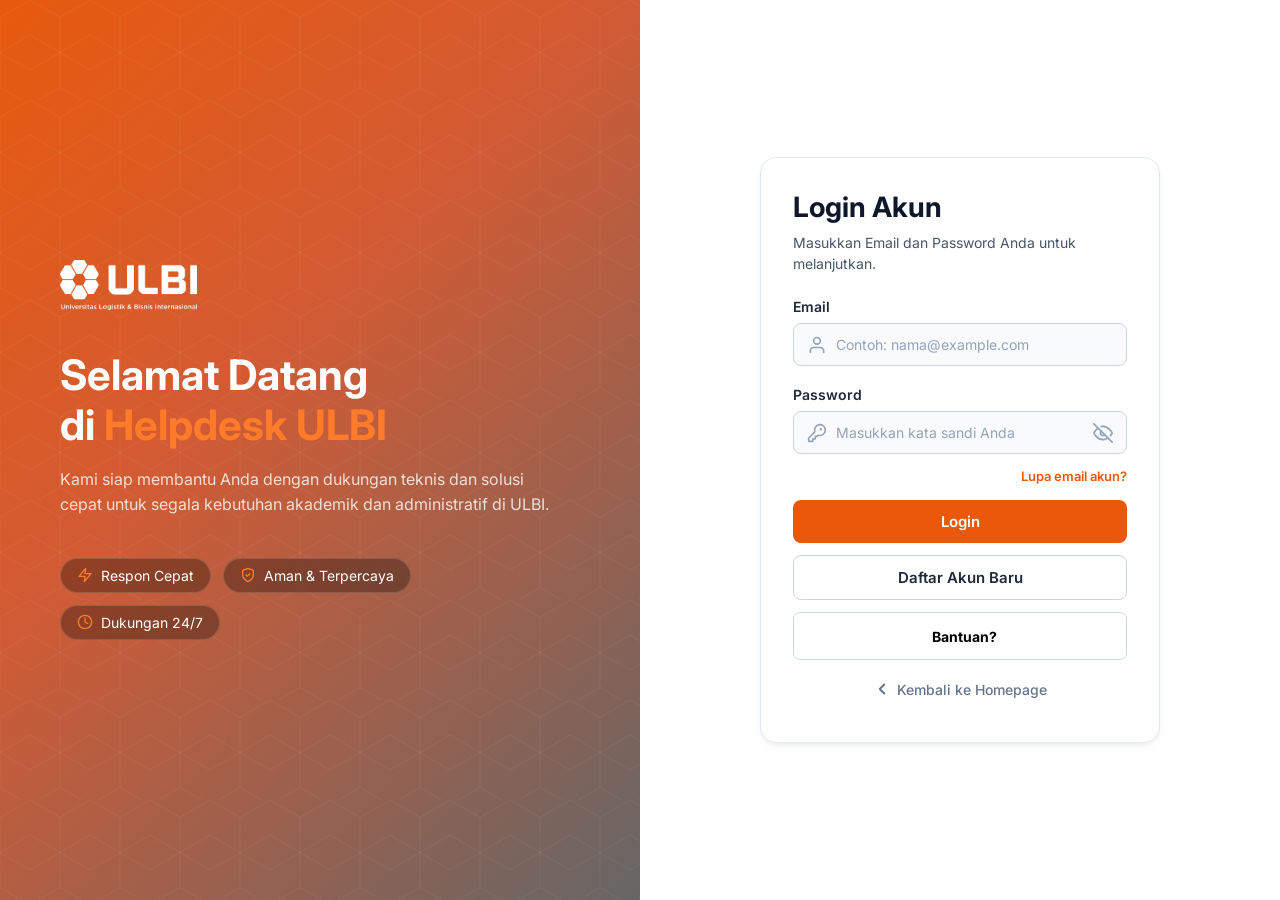
<file: login.html>
<!DOCTYPE html>
<html lang="en">

<head>
  <meta charset="UTF-8" />
  <meta name="viewport" content="width=device-width, initial-scale=1.0" />
  <link rel="stylesheet" type="text/css" href="css/login.css" />
  <title>Login - Helpdesk ULBI</title>
  <style>
    /* === CUSTOM ALERT MODAL STYLE === */
    .custom-alert-overlay {
      position: fixed;
      top: 0;
      left: 0;
      width: 100%;
      height: 100%;
      background: rgba(15, 23, 42, 0.4);
      backdrop-filter: blur(4px);
      display: flex;
      justify-content: center;
      align-items: flex-start;
      padding-top: 10vh;
      z-index: 1000;
      opacity: 0;
      visibility: hidden;
      transition: opacity 0.3s ease, visibility 0.3s ease;
    }

    .custom-alert-overlay.show {
      opacity: 1;
      visibility: visible;
    }

    .custom-alert-box {
      background: #ffffff;
      padding: 24px;
      border-radius: 24px;
      box-shadow: 0 20px 25px -5px rgba(0, 0, 0, 0.1), 0 8px 10px -6px rgba(0, 0, 0, 0.1);
      max-width: 400px;
      width: 90%;
      transform: translateY(-20px) scale(0.95);
      transition: all 0.4s cubic-bezier(0.175, 0.885, 0.32, 1.275);
      display: flex;
      flex-direction: column;
      align-items: center;
      text-align: center;
      position: relative;
    }

    .custom-alert-overlay.show .custom-alert-box {
      transform: translateY(0) scale(1);
    }

    .alert-icon {
      width: 48px;
      height: 48px;
      border-radius: 50%;
      display: flex;
      align-items: center;
      justify-content: center;
      margin-bottom: 16px;
    }

    .alert-icon svg {
      width: 24px;
      height: 24px;
    }

    .custom-alert-box h3 {
      margin: 0 0 8px;
      font-size: 20px;
      font-weight: 700;
      color: #0f172a;
    }

    .custom-alert-box p {
      margin: 0;
      font-size: 15px;
      color: #475569;
      line-height: 1.5;
    }

    /* Link bantuan pada modal */
    .alert-help-link {
      display: inline-block;
      margin-top: 16px;
      color: #ea580c;
      font-size: 14px;
      font-weight: 700;
      text-decoration: none;
      cursor: pointer;
    }

    .alert-help-link:hover {
      text-decoration: underline;
    }

    /* Help Center Admin */
    .alert-admin-link {
      display: inline-block;
      margin-top: 12px;
      color: #16a34a;
      font-size: 13px;
      font-weight: 700;
      text-decoration: none;
      cursor: pointer;
    }

    .alert-admin-link:hover {
      text-decoration: underline;
    }

    /* Tombol daftar pada modal */
    .alert-register-btn {
      display: inline-block;
      margin-top: 16px;
      padding: 10px 20px;
      background: #ea580c;
      color: #ffffff;
      border-radius: 8px;
      font-size: 14px;
      font-weight: 700;
      text-decoration: none;
      cursor: pointer;
    }

    .alert-register-btn:hover {
      background: #c2410c;
    }

    .custom-alert-box.success .alert-icon {
      background-color: #dcfce7;
      color: #16a34a;
    }

    .custom-alert-box.error .alert-icon {
      background-color: #fee2e2;
      color: #dc2626;
    }
    
    /* =========================
      BUTTON BANTUAN
      ========================= */
    .btn-help {
      width: 100%;
      min-height: 48px;
      margin-top: 12px;

      display: flex;
      align-items: center;
      justify-content: center;
      gap: 8px;

      padding: 0 15px;

      border: 1px solid #cbd7e6;
      border-radius: 7px;

      background: #ffffff;
      color: var(--navy);

      font-family: inherit;
      font-size: 14px;
      font-weight: 700;

      cursor: pointer;

      transition:
        background-color 0.18s ease,
        border-color 0.18s ease,
        color 0.18s ease,
        box-shadow 0.18s ease,
        transform 0.18s ease;
    }

    .btn-help:hover {
      transform: translateY(-1px);
      background: var(--primary-soft);
      color: var(--primary);
      border-color: var(--primary);
      box-shadow: 0 6px 16px rgba(244, 81, 11, 0.12);
    }

    .btn-help:active {
      transform: translateY(0);
      box-shadow: none;
    }

    .btn-help:focus-visible {
      outline: 3px solid rgba(244, 81, 11, 0.18);
      outline-offset: 2px;
    }

    .btn-help i {
      font-size: 17px;
      line-height: 1;
    }

    .alert-close-btn {
      position: absolute;
      top: 12px;
      right: 12px;

      width: 32px;
      height: 32px;

      display: flex;
      align-items: center;
      justify-content: center;

      border: none;
      border-radius: 50%;

      background: transparent;
      color: #64748b;

      font-size: 22px;
      font-weight: 500;

      cursor: pointer;

      transition: all 0.2s ease;
    }

    .alert-close-btn:hover {
      background: #f1f5f9;
      color: #dc2626;
    }
  </style>
</head>

<body>
  <div class="login-page">
    <!-- Left Section: Branding and Background -->
    <div class="left-section">
      <div class="left-content">
        <div class="logo-container">
          <img src="imgs/logoULBI.png" alt="Logo ULBI" />
        </div>


        <h1>Selamat Datang<br>di <span>Helpdesk ULBI</span></h1>

        <p>
          Kami siap membantu Anda dengan dukungan teknis dan solusi cepat
          untuk segala kebutuhan akademik dan administratif di ULBI.
        </p>

        <div class="features">
          <div class="feature">
            <svg xmlns="http://www.w3.org/2000/svg" width="24" height="24" viewBox="0 0 24 24" fill="none"
              stroke="currentColor" stroke-width="2" stroke-linecap="round" stroke-linejoin="round">
              <path d="M13 2L3 14h9l-1 8 10-12h-9l1-8z" />
            </svg>
            Respon Cepat
          </div>
          <div class="feature">
            <svg xmlns="http://www.w3.org/2000/svg" width="24" height="24" viewBox="0 0 24 24" fill="none"
              stroke="currentColor" stroke-width="2" stroke-linecap="round" stroke-linejoin="round">
              <path d="M12 22s8-4 8-10V5l-8-3-8 3v7c0 6 8 10 8 10z" />
              <path d="M9 12l2 2 4-4" />
            </svg>
            Aman & Terpercaya
          </div>
          <div class="feature">
            <svg xmlns="http://www.w3.org/2000/svg" width="24" height="24" viewBox="0 0 24 24" fill="none"
              stroke="currentColor" stroke-width="2" stroke-linecap="round" stroke-linejoin="round">
              <circle cx="12" cy="12" r="10" />
              <polyline points="12 6 12 12 16 14" />
            </svg>
            Dukungan 24/7
          </div>
        </div>
      </div>
    </div>

    <!-- Right Section: Login Form -->
    <div class="right-section">
      <div class="form-container">
        <div class="form-card">
          <h2>Login Akun</h2>
          <p class="subtitle">Masukkan Email dan Password Anda untuk melanjutkan.</p>
          <form id="loginForm">
            <div class="form-group">
              <label for="email">Email</label>
              <div class="input-wrapper">
                <svg xmlns="http://www.w3.org/2000/svg" width="24" height="24" viewBox="0 0 24 24" fill="none"
                  stroke="currentColor" stroke-width="2" stroke-linecap="round" stroke-linejoin="round">
                  <path d="M20 21v-2a4 4 0 0 0-4-4H8a4 4 0 0 0-4 4v2" />
                  <circle cx="12" cy="7" r="4" />
                </svg>
                <input type="text" id="email" placeholder="Contoh: nama@example.com" required />
              </div>
            </div>
            <div class="form-group">
              <label for="password">Password</label>
              <div class="input-wrapper">
                <svg xmlns="http://www.w3.org/2000/svg" width="24" height="24" viewBox="0 0 24 24" fill="none"
                  stroke="currentColor" stroke-width="2" stroke-linecap="round" stroke-linejoin="round">
                  <path d="M2 18v3c0 .6.4 1 1 1h4v-3h3v-3h2l1.4-1.4a6.5 6.5 0 1 0-4-4Z" />
                  <circle cx="16.5" cy="7.5" r=".5" fill="currentColor" />
                </svg>
                <input type="password" id="password" placeholder="Masukkan kata sandi Anda" required />
                <button type="button" class="eye-toggle" id="togglePassword">
                  <svg id="eyeIcon" xmlns="http://www.w3.org/2000/svg" width="24" height="24" viewBox="0 0 24 24"
                    fill="none" stroke="currentColor" stroke-width="2" stroke-linecap="round" stroke-linejoin="round">
                    <path
                      d="M17.94 17.94A10.07 10.07 0 0 1 12 20c-7 0-11-8-11-8a18.45 18.45 0 0 1 5.06-5.94M9.9 4.24A9.12 9.12 0 0 1 12 4c7 0 11 8 11 8a18.5 18.5 0 0 1-2.16 3.19m-6.72-1.07a3 3 0 1 1-4.24-4.24" />
                    <line x1="1" y1="1" x2="23" y2="23" />
                  </svg>
                </button>
              </div>
            </div>
            <div style="display: flex; justify-content: flex-end; margin: -6px 0 16px 0;">
              <a href="javascript:void(0)" id="openForgotEmailModal" style="font-size: 13px; color: #ea580c; text-decoration: none; font-weight: 600; transition: color 0.2s;" onmouseover="this.style.textDecoration='underline'" onmouseout="this.style.textDecoration='none'">Lupa email akun?</a>
            </div>
            <button type="submit" id="loginSubmitBtn" class="btn-primary">Login</button>
            <button type="button" class="btn-secondary" onclick="window.location.href='/register.html'">Daftar Akun
              Baru</button>
            <button type="button" class="btn-help" onclick="window.location.href='faq.html'">
                <i class="lni lni-question-circle"></i>
                Bantuan?
            </button>
            <button type="button" onclick="HandleBack()" style="width: 100%; padding: 12px; background: transparent; color: #64748b; border: none; border-radius: 8px; font-size: 14px; font-weight: 500; cursor: pointer; margin-top: 8px; transition: color 0.2s; text-decoration: underline; text-decoration-color: transparent; display: flex; align-items: center; justify-content: center; gap: 6px;" onmouseover="this.style.color='#ea580c'; this.style.textDecorationColor='#ea580c'" onmouseout="this.style.color='#64748b'; this.style.textDecorationColor='transparent'">
              <svg xmlns="http://www.w3.org/2000/svg" width="18" height="18" viewBox="0 0 24 24" fill="none" stroke="currentColor" stroke-width="2.5" stroke-linecap="round" stroke-linejoin="round">
                <path d="m15 18-6-6 6-6"/>
              </svg>
              Kembali ke Homepage
            </button>
          </form>
        </div>
      </div>
    </div>
  </div>

  <!-- Custom Alert Modal -->
  <div class="custom-alert-overlay" id="customAlert">
    <div class="custom-alert-box" id="alertContent"></div>
  </div>

  <!-- Modal Lupa Email Mahasiswa (Fase 1: Progressive Discovery & Recovery Guidance) -->
  <div class="custom-alert-overlay" id="forgotEmailOverlay" role="dialog" aria-modal="true" aria-labelledby="feTitle">
    <div class="custom-alert-box" style="text-align: left; max-width: 440px; width: 92%; padding: 24px; box-sizing: border-box; max-height: 90vh; overflow-y: auto;">
      <button type="button" class="alert-close-btn" id="closeForgotEmailModal" aria-label="Tutup modal">×</button>
      <div style="width: 100%;">
        
        <!-- Header Modal -->
        <div style="text-align: center; margin-bottom: 16px;">
          <div class="alert-icon" style="background-color: #ffedd5; color: #ea580c; margin: 0 auto 10px;">
            <svg xmlns="http://www.w3.org/2000/svg" width="24" height="24" viewBox="0 0 24 24" fill="none" stroke="currentColor" stroke-width="2" stroke-linecap="round" stroke-linejoin="round">
              <path d="M4 4h16c1.1 0 2 .9 2 2v12c0 1.1-.9 2-2 2H4c-1.1 0-2-.9-2-2V6c0-1.1.9-2 2-2z"/>
              <polyline points="22,6 12,13 2,6"/>
            </svg>
          </div>
          <h3 id="feTitle" style="margin: 0 0 6px; font-size: 19px; color: #0f172a; font-weight: 700;">Lupa Email Akun</h3>
          <p id="feSubtitle" style="margin: 0; font-size: 13px; color: #64748b; line-height: 1.4;">
            Cari petunjuk email akun Helpdesk ULBI Anda dengan identitas terdaftar.
          </p>
        </div>

        <!-- TAHAP 1: Input NPM Saja -->
        <div id="feStep1Container">
          <form id="feStep1Form" style="display: flex; flex-direction: column; gap: 12px;">
            <div class="form-group" style="margin-bottom: 0;">
              <label for="feNpm" style="display: block; font-size: 13px; font-weight: 600; color: #334155; margin-bottom: 6px;">NPM / NIM Mahasiswa</label>
              <input type="text" id="feNpm" placeholder="Contoh: 123456789" required style="width: 100%; height: 44px; padding: 0 12px; border: 1px solid #cbd5e1; border-radius: 8px; font-size: 14px; box-sizing: border-box; outline: none; transition: border-color 0.2s;" onfocus="this.style.borderColor='#ea580c'" onblur="this.style.borderColor='#cbd5e1'" autocomplete="off" />
              <span style="display: block; font-size: 12px; color: #64748b; margin-top: 5px; line-height: 1.4;">
                Masukkan NPM yang Anda daftarkan di SIAKAD / Helpdesk ULBI.
              </span>
            </div>
            
            <button type="submit" id="feStep1NextBtn" class="btn-primary" style="margin-top: 6px; min-height: 44px; width: 100%;">Lanjutkan</button>
          </form>
        </div>

        <!-- TAHAP 2: Verifikasi Identitas Awal -->
        <div id="feStep2Container" style="display: none;">
          <!-- Badge NPM Aktif -->
          <div style="display: flex; align-items: center; justify-content: space-between; background: #f1f5f9; border-radius: 8px; padding: 8px 12px; margin-bottom: 12px;">
            <div style="font-size: 13px; color: #334155;">
              NPM: <strong id="feActiveNpmDisplay" style="color: #0f172a; font-family: monospace;">-</strong>
            </div>
            <button type="button" id="feBackToStep1Btn" style="background: none; border: none; color: #ea580c; font-size: 12px; font-weight: 600; cursor: pointer; text-decoration: underline; padding: 0;">Ubah NPM</button>
          </div>

          <!-- Pesan Keamanan Privasi -->
          <div style="background: #eff6ff; border-left: 3px solid #3b82f6; padding: 8px 12px; border-radius: 6px; margin-bottom: 12px; font-size: 12px; color: #1e40af; line-height: 1.4;">
            Demi menjaga privasi akun dari penyalahgunaan NPM, silakan lengkapi pemeriksaan identitas awal berikut.
          </div>

          <form id="feStep2Form" style="display: flex; flex-direction: column; gap: 12px;">
            <div class="form-group" style="margin-bottom: 0;">
              <label for="feDob" style="display: block; font-size: 13px; font-weight: 600; color: #334155; margin-bottom: 4px;">Tanggal Lahir</label>
              <input type="date" id="feDob" required style="width: 100%; height: 44px; padding: 0 12px; border: 1px solid #cbd5e1; border-radius: 8px; font-size: 14px; box-sizing: border-box; outline: none; transition: border-color 0.2s; font-family: inherit;" onfocus="this.style.borderColor='#ea580c'" onblur="this.style.borderColor='#cbd5e1'" />
              <span style="display: block; font-size: 11px; color: #64748b; margin-top: 3px;">Format kalender mengikuti pengaturan peramban/perangkat Anda (hari/bulan/tahun).</span>
            </div>

            <div class="form-group" style="margin-bottom: 0;">
              <label for="fePhone" style="display: block; font-size: 13px; font-weight: 600; color: #334155; margin-bottom: 4px;">4 Digit Terakhir No. HP Terdaftar</label>
              <input type="text" id="fePhone" maxlength="4" pattern="[0-9]{4}" placeholder="Contoh: 1234" required style="width: 100%; height: 44px; padding: 0 12px; border: 1px solid #cbd5e1; border-radius: 8px; font-size: 14px; box-sizing: border-box; outline: none; transition: border-color 0.2s;" onfocus="this.style.borderColor='#ea580c'" onblur="this.style.borderColor='#cbd5e1'" autocomplete="off" />
            </div>

            <div id="feNoticeBox" style="display: none; padding: 10px 12px; border-radius: 8px; font-size: 12px; line-height: 1.4;"></div>

            <button type="submit" id="feSubmitBtn" class="btn-primary" style="margin-top: 4px; min-height: 44px; width: 100%;">Cari Petunjuk Email</button>
            
            <div style="text-align: center; margin-top: 4px;">
              <button type="button" id="feOpenDeadlockNoticeBtn" style="background: none; border: none; color: #64748b; font-size: 12px; cursor: pointer; text-decoration: underline; padding: 4px;">
                Lupa nomor HP terdaftar atau email di SIAKAD salah ketik?
              </button>
            </div>
          </form>
        </div>

        <!-- TAHAP 3: Hasil Berhasil (Petunjuk Email Tersamar) -->
        <div id="feSuccessBox" style="display: none; text-align: center;">
          <div style="background: #f8fafc; border: 1px dashed #cbd5e1; border-radius: 12px; padding: 14px; margin: 12px 0;">
            <div style="font-size: 12px; color: #64748b; margin-bottom: 4px; font-weight: 500;">Petunjuk Email Akun Helpdesk:</div>
            <div id="feMaskedEmail" style="font-size: 18px; font-weight: 700; color: #ea580c; font-family: Consolas, monospace; letter-spacing: 0.5px; word-break: break-all;"></div>
          </div>
          
          <p style="font-size: 12px; color: #475569; margin: 0 0 14px; line-height: 1.4;">
            Gunakan email di atas untuk login ke Helpdesk. Anda tetap memerlukan kata sandi akun Anda untuk masuk.
          </p>

          <button type="button" id="feUseEmailBtn" class="btn-primary" style="min-height: 42px; width: 100%; margin-bottom: 12px;">
            Gunakan untuk Login
          </button>

          <!-- Kotak Solusi Ganti Email (Jika Typo/Mati) -->
          <div style="background: #fff7ed; border: 1px solid #fed7aa; border-radius: 8px; padding: 12px; text-align: left;">
            <div style="display: flex; align-items: flex-start; gap: 8px;">
              <svg xmlns="http://www.w3.org/2000/svg" width="18" height="18" viewBox="0 0 24 24" fill="none" stroke="#ea580c" stroke-width="2" stroke-linecap="round" stroke-linejoin="round" style="flex-shrink: 0; margin-top: 2px;">
                <circle cx="12" cy="12" r="10"/>
                <line x1="12" y1="8" x2="12" y2="12"/>
                <line x1="12" y1="16" x2="12.01" y2="16"/>
              </svg>
              <div>
                <div style="font-size: 13px; font-weight: 700; color: #9a3412;">
                  Email salah penulisan (typo) atau tidak bisa diakses?
                </div>
                <p style="font-size: 12px; color: #7c2d12; margin: 4px 0 8px; line-height: 1.4;">
                  Jika email SIAKAD Anda salah penulisan (misal: @gmial.com) atau email lama sudah tidak aktif, Anda perlu mengajukan permohonan penggantian email.
                </p>
                <button type="button" id="feOpenChangeEmailInfoBtn" style="background: #ea580c; color: #ffffff; border: none; border-radius: 6px; padding: 6px 12px; font-size: 12px; font-weight: 600; cursor: pointer;">
                  Ajukan Ganti Email Akun →
                </button>
              </div>
            </div>
          </div>
        </div>

        <!-- TAHAP 4: Panel Alur Ganti Email Mandiri Mahasiswa -->
        <div id="feChangeEmailContainer" style="display: none;">
          <!-- Sub-langkah 1: Verifikasi Akun Lama (NPM + Password) -->
          <div id="ceStep1Box">
            <div style="background: #fff7ed; border-left: 3px solid #ea580c; padding: 10px 12px; border-radius: 6px; margin-bottom: 14px; font-size: 12px; color: #9a3412; line-height: 1.4;">
              <strong>Verifikasi Akun Mahasiswa:</strong> Masukkan NPM dan kata sandi akun Anda (kata sandi SIAKAD atau kata sandi Helpdesk). Sistem tidak meminta dan tidak menyimpan foto/scan KTP.
            </div>

            <form id="ceVerifyForm" style="display: flex; flex-direction: column; gap: 12px;">
              <div class="form-group" style="margin-bottom: 0;">
                <label for="ceNpm" style="display: block; font-size: 13px; font-weight: 600; color: #334155; margin-bottom: 4px;">NPM Mahasiswa</label>
                <input type="text" id="ceNpm" required placeholder="Contoh: 123456789" style="width: 100%; height: 44px; padding: 0 12px; border: 1px solid #cbd5e1; border-radius: 8px; font-size: 14px; box-sizing: border-box; outline: none; transition: border-color 0.2s;" onfocus="this.style.borderColor='#ea580c'" onblur="this.style.borderColor='#cbd5e1'" autocomplete="off" />
              </div>

              <div class="form-group" style="margin-bottom: 0;">
                <label for="cePassword" style="display: block; font-size: 13px; font-weight: 600; color: #334155; margin-bottom: 4px;">Kata Sandi Akun (SIAKAD / Helpdesk)</label>
                <input type="password" id="cePassword" required placeholder="Masukkan kata sandi akun Anda" style="width: 100%; height: 44px; padding: 0 12px; border: 1px solid #cbd5e1; border-radius: 8px; font-size: 14px; box-sizing: border-box; outline: none; transition: border-color 0.2s;" onfocus="this.style.borderColor='#ea580c'" onblur="this.style.borderColor='#cbd5e1'" />
              </div>

              <div id="ceVerifyNotice" style="display: none; padding: 10px 12px; border-radius: 8px; font-size: 12px; line-height: 1.4;"></div>

              <button type="submit" id="ceVerifyBtn" class="btn-primary" style="margin-top: 4px; min-height: 44px; width: 100%;">
                Verifikasi Kepemilikan Akun
              </button>
            </form>

            <div style="text-align: center; margin-top: 10px;">
              <button type="button" id="ceOpenDtiHelpBtn" style="background: none; border: none; color: #64748b; font-size: 12px; cursor: pointer; text-decoration: underline; padding: 4px;">
                Lupa kata sandi SIAKAD & Helpdesk? Dapatkan bantuan manual DTI →
              </button>
            </div>
          </div>

          <!-- Sub-langkah 2: Input Email Baru & Request OTP -->
          <div id="ceStep2Box" style="display: none;">
            <div style="background: #f0fdf4; border: 1px solid #bbf7d0; border-radius: 8px; padding: 10px 12px; margin-bottom: 12px; font-size: 12px; color: #166534; line-height: 1.4;">
              ✅ <strong>Akun Terverifikasi:</strong> <span id="ceVerifiedNpmDisplay">-</span><br>
              <span style="color: #4b5563;">Email lama tercatat: <span id="ceMaskedOldEmail" style="font-family: monospace; font-weight: 600;">-</span></span>
            </div>

            <form id="ceRequestOtpForm" style="display: flex; flex-direction: column; gap: 12px;">
              <div class="form-group" style="margin-bottom: 0;">
                <label for="ceNewEmail" style="display: block; font-size: 13px; font-weight: 600; color: #334155; margin-bottom: 4px;">Alamat Email Baru yang Aktif</label>
                <input type="email" id="ceNewEmail" required placeholder="Contoh: nama@example.com" style="width: 100%; height: 44px; padding: 0 12px; border: 1px solid #cbd5e1; border-radius: 8px; font-size: 14px; box-sizing: border-box; outline: none; transition: border-color 0.2s;" onfocus="this.style.borderColor='#ea580c'" onblur="this.style.borderColor='#cbd5e1'" autocomplete="off" />
                <span style="display: block; font-size: 11px; color: #64748b; margin-top: 4px; line-height: 1.4;">
                  Kode OTP 6 digit akan dikirimkan ke alamat email baru ini.
                </span>
              </div>

              <div id="ceOtpNotice" style="display: none; padding: 10px 12px; border-radius: 8px; font-size: 12px; line-height: 1.4;"></div>

              <button type="submit" id="ceSendOtpBtn" class="btn-primary" style="margin-top: 4px; min-height: 44px; width: 100%;">
                Kirim Kode OTP ke Email Baru
              </button>
            </form>
          </div>

          <!-- Sub-langkah 3: Input Kode OTP & Konfirmasi -->
          <div id="ceStep3Box" style="display: none;">
            <div style="background: #eff6ff; border: 1px solid #bfdbfe; border-radius: 8px; padding: 10px 12px; margin-bottom: 12px; font-size: 12px; color: #1e40af; line-height: 1.4;">
              Kode OTP telah dikirim ke: <strong id="ceTargetNewEmailDisplay" style="word-break: break-all;">-</strong><br>
              <span style="font-size: 11px; color: #3b82f6;">Masa berlaku: 10 menit (maksimal 3 kali percobaan salah).</span>
            </div>

            <form id="ceConfirmForm" style="display: flex; flex-direction: column; gap: 12px;">
              <div class="form-group" style="margin-bottom: 0;">
                <label for="ceOtpCode" style="display: block; font-size: 13px; font-weight: 600; color: #334155; margin-bottom: 4px;">Kode OTP (6 Digit)</label>
                <input type="text" id="ceOtpCode" maxlength="6" pattern="[0-9]{6}" required placeholder="Masukkan 6 digit kode OTP" style="width: 100%; height: 48px; padding: 0 12px; border: 2px solid #cbd5e1; border-radius: 8px; font-size: 18px; font-weight: 700; letter-spacing: 4px; text-align: center; box-sizing: border-box; outline: none; transition: border-color 0.2s; font-family: Consolas, monospace;" onfocus="this.style.borderColor='#ea580c'" onblur="this.style.borderColor='#cbd5e1'" autocomplete="off" />
              </div>

              <div class="form-group" style="margin-bottom: 0;">
                <label for="ceNewPasswordConfirm" style="display: block; font-size: 13px; font-weight: 600; color: #334155; margin-bottom: 4px;">Kata Sandi Helpdesk Baru (Opsional)</label>
                <input type="password" id="ceNewPasswordConfirm" placeholder="Kosongkan jika tetap memakai kata sandi lama" style="width: 100%; height: 42px; padding: 0 12px; border: 1px solid #cbd5e1; border-radius: 8px; font-size: 13px; box-sizing: border-box; outline: none;" />
              </div>

              <div id="ceConfirmNotice" style="display: none; padding: 10px 12px; border-radius: 8px; font-size: 12px; line-height: 1.4;"></div>

              <button type="submit" id="ceConfirmBtn" class="btn-primary" style="margin-top: 4px; min-height: 44px; width: 100%;">
                Konfirmasi & Simpan Email Baru
              </button>

              <div style="display: flex; justify-content: space-between; align-items: center; margin-top: 4px;">
                <button type="button" id="ceChangeTargetEmailBtn" style="background: none; border: none; color: #64748b; font-size: 12px; cursor: pointer; text-decoration: underline; padding: 0;">
                  Ubah Email Baru
                </button>
                <button type="button" id="ceResendOtpBtn" style="background: none; border: none; color: #ea580c; font-size: 12px; font-weight: 600; cursor: pointer; padding: 0;">
                  Kirim Ulang OTP
                </button>
              </div>
            </form>
          </div>

          <!-- Sub-langkah 4: Tampilan Berhasil -->
          <div id="ceSuccessBox" style="display: none; text-align: center; padding: 10px 0;">
            <div style="width: 52px; height: 52px; background: #dcfce7; color: #16a34a; border-radius: 50%; display: flex; align-items: center; justify-content: center; margin: 0 auto 12px;">
              <svg xmlns="http://www.w3.org/2000/svg" width="28" height="28" viewBox="0 0 24 24" fill="none" stroke="currentColor" stroke-width="2.5" stroke-linecap="round" stroke-linejoin="round">
                <polyline points="20 6 9 17 4 12"/>
              </svg>
            </div>
            <h4 style="margin: 0 0 6px; font-size: 17px; font-weight: 700; color: #0f172a;">Email Berhasil Diperbarui!</h4>
            <p style="font-size: 13px; color: #475569; margin: 0 0 14px; line-height: 1.4;">
              Email login Helpdesk ULBI Anda kini telah diperbarui menjadi:
            </p>
            <div id="ceFinalEmailDisplay" style="background: #f8fafc; border: 1px dashed #cbd5e1; border-radius: 8px; padding: 10px; font-size: 15px; font-weight: 700; color: #ea580c; font-family: Consolas, monospace; word-break: break-all; margin-bottom: 16px;"></div>
            <button type="button" id="ceDoneBtn" class="btn-primary" style="min-height: 44px; width: 100%;">
              Masuk dengan Email Baru
            </button>
          </div>

          <!-- Sub-langkah 5: Jalur Bantuan Resmi DTI ULBI (Fallback Manual) -->
          <div id="ceDtiHelpPanel" style="display: none;">
            <div style="background: #fffbeb; border: 1px solid #fef3c7; border-radius: 8px; padding: 12px; margin-bottom: 12px;">
              <div style="font-size: 13px; font-weight: 700; color: #92400e; margin-bottom: 4px;">
                Bantuan Verifikasi Manual DTI ULBI
              </div>
              <p style="font-size: 12px; color: #78350f; margin: 0; line-height: 1.4;">
                Jika Anda lupa kata sandi SIAKAD dan kata sandi Helpdesk, silakan kirimkan email permohonan ke DTI dengan format resmi di bawah ini, atau kunjungi loket DTI di Gedung Rektorat ULBI Lt. 1 dengan membawa KTM fisik asli.
              </p>
            </div>

            <div style="background: #f8fafc; border: 1px solid #e2e8f0; border-radius: 8px; padding: 12px; margin-bottom: 12px;">
              <div style="display: flex; justify-content: space-between; align-items: center; margin-bottom: 6px;">
                <strong style="color: #0f172a; font-size: 12px;">Format Email Permohonan Bantuan:</strong>
                <button type="button" id="ceCopyFormatBtn" style="background: #ffffff; border: 1px solid #cbd5e1; border-radius: 6px; padding: 4px 8px; font-size: 11px; font-weight: 600; color: #334155; cursor: pointer; display: inline-flex; align-items: center; gap: 4px;">
                  <svg xmlns="http://www.w3.org/2000/svg" width="12" height="12" viewBox="0 0 24 24" fill="none" stroke="currentColor" stroke-width="2" stroke-linecap="round" stroke-linejoin="round"><rect width="14" height="14" x="8" y="8" rx="2" ry="2"/><path d="M4 16c-1.1 0-2-.9-2-2V4c0-1.1.9-2 2-2h10c1.1 0 2 .9 2 2"/></svg>
                  <span id="ceCopyFormatBtnText">Salin Format Teks</span>
                </button>
              </div>
              <div id="ceEmailFormatPreview" style="background: #ffffff; border: 1px solid #cbd5e1; border-radius: 6px; padding: 10px; font-family: Consolas, monospace; font-size: 11px; color: #1e293b; white-space: pre-wrap; word-break: break-all; max-height: 140px; overflow-y: auto; line-height: 1.4;"></div>
            </div>

            <div style="display: flex; flex-direction: column; gap: 8px;">
              <a id="ceGmailBtn" href="#" target="_blank" rel="noopener noreferrer" class="btn-primary" style="display: flex; align-items: center; justify-content: center; gap: 6px; text-decoration: none; min-height: 42px; width: 100%; box-sizing: border-box; background: #ea4335;">
                <svg xmlns="http://www.w3.org/2000/svg" width="16" height="16" viewBox="0 0 24 24" fill="currentColor">
                  <path d="M20 4H4c-1.1 0-1.99.9-1.99 2L2 18c0 1.1.9 2 2 2h16c1.1 0 2-.9 2-2V6c0-1.1-.9-2-2-2zm0 4l-8 5-8-5V6l8 5 8-5v2z"/>
                </svg>
                Kirim Permohonan via Gmail Web
              </a>
              <button type="button" id="ceBackToSelfServiceBtn" style="background: #f1f5f9; color: #475569; border: 1px solid #cbd5e1; border-radius: 7px; padding: 10px; font-size: 13px; font-weight: 600; cursor: pointer;">
                Kembali ke Ganti Email Mandiri
              </button>
            </div>
          </div>

          <!-- Tombol Navigasi Kembali ke Lupa Email -->
          <div id="ceGlobalBackWrapper" style="margin-top: 12px; text-align: center;">
            <button type="button" id="feBackFromChangeEmailBtn" style="background: none; border: none; color: #64748b; font-size: 12px; font-weight: 600; cursor: pointer; text-decoration: underline; padding: 4px;">
              ← Kembali ke Pencarian Email
            </button>
          </div>
        </div>

      </div>
    </div>
  </div>

  <script src="js/config.js"></script>
  <script>
    const existingToken = localStorage.getItem("token");
    const existingIduser = localStorage.getItem("iduser");

    if (existingToken && existingIduser) {
      window.location.href = "info.html";
    }

    function HandleBack() {
      window.location.replace("./");
    }

    function escapeHTML(str) {
      if (!str) return "";
      return String(str)
        .replace(/&/g, "&amp;")
        .replace(/</g, "&lt;")
        .replace(/>/g, "&gt;")
        .replace(/"/g, "&quot;")
        .replace(/'/g, "&#039;");
    }
    function showCustomAlert(message, type = "success") {
      const overlay = document.getElementById("customAlert");
      const content = document.getElementById("alertContent");

      const iconSvg = type === "success"
        ? '<svg xmlns="http://www.w3.org/2000/svg" viewBox="0 0 24 24" fill="none" stroke="currentColor" stroke-width="2.5" stroke-linecap="round" stroke-linejoin="round"><polyline points="20 6 9 17 4 12"></polyline></svg>'
        : '<svg xmlns="http://www.w3.org/2000/svg" viewBox="0 0 24 24" fill="none" stroke="currentColor" stroke-width="2.5" stroke-linecap="round" stroke-linejoin="round"><line x1="18" y1="6" x2="6" y2="18"></line><line x1="6" y1="6" x2="18" y2="18"></line></svg>';

      content.className = "custom-alert-box " + type;

      content.innerHTML = `
        ${
          type === "error"
            ? `
              <button
                type="button"
                class="alert-close-btn"
                onclick="closeCustomAlert()"
                aria-label="Tutup"
              >
                ×
              </button>
            `
            : ""
        }

        <div class="alert-icon">${iconSvg}</div>

        <h3>
          ${type === "success" ? "Berhasil!" : "Gagal!"}
        </h3>

        <p>${message}</p>

        ${
          type === "error"
            ? `
              <a
                href="mailto:dti@ulbi.ac.id?subject=${encodeURIComponent('[Helpdesk ULBI] Kendala Login Akun')}&body=${encodeURIComponent(
`Halo Tim Helpdesk DTI ULBI,\r\n\r\n` +
`Saya mengalami kendala saat melakukan login ke Helpdesk ULBI. Berikut data diri dan rincian kendala saya:\r\n\r\n` +
`- Nama Lengkap : \r\n` +
`- NPM          : \r\n` +
`- Email Akun   : ${document.getElementById('email') ? document.getElementById('email').value.trim() : ''}\r\n` +
`- Kendala      : \r\n` +
`- Bukti Screenshot (SS) : (Silakan lampirkan gambar/screenshot kendala pada email ini)\r\n\r\n` +
`Mohon bantuannya untuk dapat ditindaklanjuti. Terima kasih.`
                )}"
                class="alert-admin-link"
              >
                Hubungi Help Center DTI — dti@ulbi.ac.id →
              </a>
            `
            : ""
        }
      `;

      overlay.classList.add("show");
      if (type === "success") {
        setTimeout(() => {
          overlay.classList.remove("show");
        }, 3000);
      }
      overlay.onclick = (e) => {
        if (e.target === overlay) {
          closeCustomAlert();
        }
      };
    }

    function closeCustomAlert() {
      const overlay = document.getElementById("customAlert");

      overlay.classList.remove("show");
    }

    const togglePassword = document.getElementById("togglePassword");
    const passwordInput = document.getElementById("password");
    const eyeIcon = document.getElementById("eyeIcon");

    togglePassword.addEventListener("click", function () {
      const type = passwordInput.getAttribute("type") === "password" ? "text" : "password";
      passwordInput.setAttribute("type", type);

      if (type === "password") {
        eyeIcon.innerHTML = '<path d="M17.94 17.94A10.07 10.07 0 0 1 12 20c-7 0-11-8-11-8a18.45 18.45 0 0 1 5.06-5.94M9.9 4.24A9.12 9.12 0 0 1 12 4c7 0 11 8 11 8a18.5 18.5 0 0 1-2.16 3.19m-6.72-1.07a3 3 0 1 1-4.24-4.24"/><line x1="1" y1="1" x2="23" y2="23"/>';
      } else {
        eyeIcon.innerHTML = '<path d="M1 12s4-8 11-8 11 8 11 8-4 8-11 8-11-8-11-8z"/><circle cx="12" cy="12" r="3"/>';
      }
    });

    document
      .getElementById("loginForm")
      .addEventListener("submit", async function (event) {
        event.preventDefault();

        const email = document.getElementById("email").value.trim();
        const password = document.getElementById("password").value;

        if (!email || !password) {
          showCustomAlert(
            "Email dan password harus diisi terlebih dahulu.",
            "error"
          );
          return;
        }

        const loginSubmitBtn = document.getElementById("loginSubmitBtn");
        if (loginSubmitBtn) {
          loginSubmitBtn.disabled = true;
          loginSubmitBtn.textContent = "Memproses Login...";
        }

        try {
          const response = await fetch(
            `${API_BASE_URL}/api/public/login`,
            {
              method: "POST",
              headers: {
                "Content-Type": "application/json",
              },
              body: JSON.stringify({
                email: email,
                password: password,
              }),
            }
          );

          const result = await response.json();

          if (response.ok && result.data?.token) {
            localStorage.setItem("token", result.data.token);
            localStorage.setItem("iduser", result.data.user_id);

            showCustomAlert(
              "Login berhasil! Mengarahkan ke dashboard...",
              "success"
            );

            setTimeout(() => {
              window.location.href = "./info.html";
            }, 1500);

            return;
          }

          if (result.code == 404 || response.status == 404) {
            showCustomAlert(
              `
                Email yang Anda masukkan belum terdaftar.
                <br>

                <span style="
                  display: block;
                  margin-top: 10px;
                  line-height: 1.5;
                ">
                  Silakan lakukan registrasi terlebih dahulu untuk membuat akun.
                </span>

                <a
                  href="/register.html"
                  class="alert-register-btn"
                >
                  Daftar Sekarang
                </a>
              `,
              "error"
            );

            return;
          }

          const errorMessage = escapeHTML(
            result.status ||
            result.message ||
            "Email atau password yang Anda masukkan tidak sesuai."
          );

          showCustomAlert(
            `
              ${errorMessage}

              <br>

              <span style="
                display: block;
                margin-top: 12px;
                font-size: 13px;
                color: #64748b;
                line-height: 1.5;
              ">
                Silakan periksa kembali email dan password Anda.
                <br>
                Jika lupa password atau mengalami kendala akun SIAKAD/eDLINK,
                silakan cek panduan bantuan melalui FAQ.
              </span>

              <a
                href="faq.html"
                class="alert-help-link"
              >
                Lihat Panduan di FAQ →
              </a>
            `,
            "error"
          );

          return;

        } catch (error) {
          console.error("Error:", error);

          showCustomAlert(
            `
              Gagal terhubung ke server.
              <br>

              <span style="
                display: block;
                margin-top: 10px;
                font-size: 13px;
                color: #64748b;
                line-height: 1.5;
              ">
                Periksa koneksi internet Anda dan coba lagi.
              </span>

              <a
                href="faq.html"
                class="alert-help-link"
              >
                Butuh bantuan? Lihat FAQ →
              </a>
            `,
            "error"
          );

          return;
        } finally {
          if (loginSubmitBtn) {
            loginSubmitBtn.disabled = false;
            loginSubmitBtn.textContent = "Login";
          }
        }
      });

    // === FITUR LUPA EMAIL MAHASISWA (FASE 1: Progressive Discovery & Recovery Guidance) ===
    const forgotEmailOverlay = document.getElementById("forgotEmailOverlay");
    const openForgotEmailModal = document.getElementById("openForgotEmailModal");
    const closeForgotEmailModal = document.getElementById("closeForgotEmailModal");
    const feTitle = document.getElementById("feTitle");
    const feSubtitle = document.getElementById("feSubtitle");
    
    // Step elements
    const feStep1Container = document.getElementById("feStep1Container");
    const feStep1Form = document.getElementById("feStep1Form");
    const feNpmInput = document.getElementById("feNpm");
    
    const feStep2Container = document.getElementById("feStep2Container");
    const feStep2Form = document.getElementById("feStep2Form");
    const feActiveNpmDisplay = document.getElementById("feActiveNpmDisplay");
    const feBackToStep1Btn = document.getElementById("feBackToStep1Btn");
    const feDobInput = document.getElementById("feDob");
    const fePhoneInput = document.getElementById("fePhone");
    const feNoticeBox = document.getElementById("feNoticeBox");
    const feSubmitBtn = document.getElementById("feSubmitBtn");
    const feOpenDeadlockNoticeBtn = document.getElementById("feOpenDeadlockNoticeBtn");
    
    // Success elements
    const feSuccessBox = document.getElementById("feSuccessBox");
    const feMaskedEmail = document.getElementById("feMaskedEmail");
    const feUseEmailBtn = document.getElementById("feUseEmailBtn");
    const feOpenChangeEmailInfoBtn = document.getElementById("feOpenChangeEmailInfoBtn");
    
    // Change email guidance & Self-service elements
    const feChangeEmailContainer = document.getElementById("feChangeEmailContainer");
    const feBackFromChangeEmailBtn = document.getElementById("feBackFromChangeEmailBtn");

    const ceStep1Box = document.getElementById("ceStep1Box");
    const ceStep2Box = document.getElementById("ceStep2Box");
    const ceStep3Box = document.getElementById("ceStep3Box");
    const ceSuccessBox = document.getElementById("ceSuccessBox");
    const ceDtiHelpPanel = document.getElementById("ceDtiHelpPanel");

    const ceVerifyForm = document.getElementById("ceVerifyForm");
    const ceNpm = document.getElementById("ceNpm");
    const cePassword = document.getElementById("cePassword");
    const ceVerifyBtn = document.getElementById("ceVerifyBtn");
    const ceVerifyNotice = document.getElementById("ceVerifyNotice");
    const ceOpenDtiHelpBtn = document.getElementById("ceOpenDtiHelpBtn");

    const ceRequestOtpForm = document.getElementById("ceRequestOtpForm");
    const ceVerifiedNpmDisplay = document.getElementById("ceVerifiedNpmDisplay");
    const ceMaskedOldEmail = document.getElementById("ceMaskedOldEmail");
    const ceNewEmail = document.getElementById("ceNewEmail");
    const ceSendOtpBtn = document.getElementById("ceSendOtpBtn");
    const ceOtpNotice = document.getElementById("ceOtpNotice");

    const ceConfirmForm = document.getElementById("ceConfirmForm");
    const ceTargetNewEmailDisplay = document.getElementById("ceTargetNewEmailDisplay");
    const ceOtpCode = document.getElementById("ceOtpCode");
    const ceNewPasswordConfirm = document.getElementById("ceNewPasswordConfirm");
    const ceConfirmBtn = document.getElementById("ceConfirmBtn");
    const ceConfirmNotice = document.getElementById("ceConfirmNotice");
    const ceResendOtpBtn = document.getElementById("ceResendOtpBtn");
    const ceChangeTargetEmailBtn = document.getElementById("ceChangeTargetEmailBtn");

    const ceFinalEmailDisplay = document.getElementById("ceFinalEmailDisplay");
    const ceDoneBtn = document.getElementById("ceDoneBtn");
    const ceBackToSelfServiceBtn = document.getElementById("ceBackToSelfServiceBtn");

    let activeNpm = "";
    let lastFoundMaskedEmail = "";

    let ceSessionToken = "";
    let ceCurrentMaskedEmail = "";
    let ceTargetNewEmail = "";
    let ceResendTimer = null;
    let ceCooldownSeconds = 0;

    function showNotice(boxElement, message, type = "error") {
      if (!boxElement) return;
      boxElement.style.display = "block";
      if (type === "error") {
        boxElement.style.background = "#fee2e2";
        boxElement.style.color = "#991b1b";
        boxElement.style.border = "1px solid #fecaca";
      } else if (type === "success") {
        boxElement.style.background = "#f0fdf4";
        boxElement.style.color = "#166534";
        boxElement.style.border = "1px solid #bbf7d0";
      } else {
        boxElement.style.background = "#fffbeb";
        boxElement.style.color = "#92400e";
        boxElement.style.border = "1px solid #fef3c7";
      }
      boxElement.innerHTML = message;
    }

    function resetCeCooldown() {
      if (ceResendTimer) {
        clearInterval(ceResendTimer);
        ceResendTimer = null;
      }
      ceCooldownSeconds = 0;
      if (ceResendOtpBtn) {
        ceResendOtpBtn.disabled = false;
        ceResendOtpBtn.style.opacity = "1";
        ceResendOtpBtn.style.cursor = "pointer";
        ceResendOtpBtn.textContent = "Kirim Ulang OTP";
      }
    }

    function startCeCooldown(seconds) {
      resetCeCooldown();
      ceCooldownSeconds = seconds || 60;
      if (ceResendOtpBtn) {
        ceResendOtpBtn.disabled = true;
        ceResendOtpBtn.style.opacity = "0.6";
        ceResendOtpBtn.style.cursor = "not-allowed";
        ceResendOtpBtn.textContent = `Kirim Ulang (${ceCooldownSeconds}s)`;
      }

      ceResendTimer = setInterval(() => {
        ceCooldownSeconds--;
        if (ceCooldownSeconds <= 0) {
          resetCeCooldown();
        } else if (ceResendOtpBtn) {
          ceResendOtpBtn.textContent = `Kirim Ulang (${ceCooldownSeconds}s)`;
        }
      }, 1000);
    }

    function resetChangeEmailState() {
      resetCeCooldown();
      ceSessionToken = "";
      ceCurrentMaskedEmail = "";
      ceTargetNewEmail = "";

      if (ceVerifyForm) ceVerifyForm.reset();
      if (ceRequestOtpForm) ceRequestOtpForm.reset();
      if (ceConfirmForm) ceConfirmForm.reset();

      if (ceVerifyNotice) { ceVerifyNotice.style.display = "none"; ceVerifyNotice.innerHTML = ""; }
      if (ceOtpNotice) { ceOtpNotice.style.display = "none"; ceOtpNotice.innerHTML = ""; }
      if (ceConfirmNotice) { ceConfirmNotice.style.display = "none"; ceConfirmNotice.innerHTML = ""; }

      if (ceStep1Box) ceStep1Box.style.display = "block";
      if (ceStep2Box) ceStep2Box.style.display = "none";
      if (ceStep3Box) ceStep3Box.style.display = "none";
      if (ceSuccessBox) ceSuccessBox.style.display = "none";
      if (ceDtiHelpPanel) ceDtiHelpPanel.style.display = "none";
    }

    function openChangeEmailFlow() {
      resetChangeEmailState();
      if (feTitle) feTitle.textContent = "Ganti Email Mandiri";
      if (feSubtitle) feSubtitle.textContent = "Perbarui alamat email akun Helpdesk ULBI Anda secara aman.";

      if (feStep1Container) feStep1Container.style.display = "none";
      if (feStep2Container) feStep2Container.style.display = "none";
      if (feSuccessBox) feSuccessBox.style.display = "none";
      if (feChangeEmailContainer) feChangeEmailContainer.style.display = "block";

      if (ceNpm) {
        if (activeNpm) {
          ceNpm.value = activeNpm;
        }
        if (cePassword && activeNpm) {
          setTimeout(() => cePassword.focus(), 80);
        } else {
          setTimeout(() => ceNpm.focus(), 80);
        }
      }
    }

    function backToForgotEmailFlow() {
      resetChangeEmailState();
      if (feTitle) feTitle.textContent = "Lupa Email Akun";
      if (feSubtitle) feSubtitle.textContent = "Cari petunjuk email akun Helpdesk ULBI Anda dengan identitas terdaftar.";

      if (feChangeEmailContainer) feChangeEmailContainer.style.display = "none";
      if (lastFoundMaskedEmail) {
        if (feSuccessBox) feSuccessBox.style.display = "block";
      } else if (activeNpm) {
        if (feStep2Container) feStep2Container.style.display = "block";
      } else {
        if (feStep1Container) feStep1Container.style.display = "block";
      }
    }

    function openFeModal() {
      activeNpm = "";
      lastFoundMaskedEmail = "";
      
      resetChangeEmailState();
      if (feTitle) feTitle.textContent = "Lupa Email Akun";
      if (feSubtitle) feSubtitle.textContent = "Cari petunjuk email akun Helpdesk ULBI Anda dengan identitas terdaftar.";

      feStep1Form.reset();
      feStep2Form.reset();
      
      feStep1Container.style.display = "block";
      feStep2Container.style.display = "none";
      feSuccessBox.style.display = "none";
      feChangeEmailContainer.style.display = "none";
      feNoticeBox.style.display = "none";
      feNoticeBox.innerHTML = "";
      
      forgotEmailOverlay.classList.add("show");
      setTimeout(() => {
        feNpmInput.focus();
      }, 100);
    }

    function closeFeModal() {
      resetChangeEmailState();
      forgotEmailOverlay.classList.remove("show");
    }

    function prepareDtiMailto(npm, emailHint) {
      const npmVal = npm || (ceNpm ? ceNpm.value.trim() : "") || activeNpm || "";
      const subject = "[Helpdesk ULBI] Permohonan Ganti Email Akun";
      const body = `Yth. Tim DTI ULBI,\r\n\r\n` +
`Saya ingin mengajukan permohonan bantuan perubahan email akun Helpdesk ULBI karena verifikasi kepemilikan akun tidak berhasil.\r\n\r\n` +
`Berikut data saya:\r\n\r\n` +
`1. Nama lengkap: [Isi nama lengkap]\r\n` +
`2. NPM: ${npmVal || "[Isi NPM]"}\r\n` +
`3. Program studi: [Isi program studi]\r\n` +
`4. Email lama/akun terdaftar: ${emailHint && emailHint !== "-" ? emailHint : "[Isi jika diketahui]"}\r\n` +
`5. Email baru yang ingin digunakan: [Isi email baru]\r\n` +
`6. Nomor WhatsApp aktif: [Isi nomor WhatsApp]\r\n` +
`7. Alasan penggantian email: [Jelaskan alasan]\r\n\r\n` +
`Saya bersedia melakukan verifikasi identitas sesuai prosedur yang ditetapkan oleh DTI ULBI. Jika diperlukan, saya akan mengikuti petunjuk resmi untuk menyampaikan bukti kepemilikan akun.\r\n\r\n` +
`Mohon bantuan dan tindak lanjutnya.\r\n\r\n` +
`Terima kasih.\r\n\r\n` +
`Hormat saya,\r\n` +
`[Nama lengkap]\r\n` +
`${npmVal || "[NPM]"}`;

      const gmailUrl = `https://mail.google.com/mail/?view=cm&fs=1&to=dti@ulbi.ac.id&su=${encodeURIComponent(subject)}&body=${encodeURIComponent(body)}`;
      const ceGmailBtn = document.getElementById("ceGmailBtn");
      if (ceGmailBtn) {
        ceGmailBtn.href = gmailUrl;
      }
      const previewBox = document.getElementById("ceEmailFormatPreview");
      if (previewBox) {
        previewBox.textContent = `Kepada: dti@ulbi.ac.id\nSubjek: ${subject}\n\n${body}`;
      }
    }

    // Inisialisasi awal format permohonan DTI agar tombol dan pratinjau selalu siap
    prepareDtiMailto("", "-");

    if (openForgotEmailModal) {
      openForgotEmailModal.addEventListener("click", openFeModal);
    }
    if (closeForgotEmailModal) {
      closeForgotEmailModal.addEventListener("click", closeFeModal);
    }
    if (forgotEmailOverlay) {
      forgotEmailOverlay.addEventListener("click", function (e) {
        if (e.target === forgotEmailOverlay) {
          closeFeModal();
        }
      });
    }

    // Step 1: Submit NPM
    if (feStep1Form) {
      feStep1Form.addEventListener("submit", function (e) {
        e.preventDefault();
        const npmVal = feNpmInput.value.trim();
        if (!npmVal) {
          feNpmInput.focus();
          return;
        }

        activeNpm = npmVal;
        feActiveNpmDisplay.textContent = activeNpm;
        
        feStep1Container.style.display = "none";
        feStep2Container.style.display = "block";
        feNoticeBox.style.display = "none";
        feNoticeBox.innerHTML = "";
        
        setTimeout(() => {
          feDobInput.focus();
        }, 50);
      });
    }

    // Back to Step 1
    if (feBackToStep1Btn) {
      feBackToStep1Btn.addEventListener("click", function () {
        feStep2Container.style.display = "none";
        feStep1Container.style.display = "block";
        feNoticeBox.style.display = "none";
        setTimeout(() => {
          feNpmInput.focus();
        }, 50);
      });
    }

    // Step 2: Submit Verification
    if (feStep2Form) {
      feStep2Form.addEventListener("submit", async function (e) {
        e.preventDefault();
        
        const dob = feDobInput.value.trim();
        const phone = fePhoneInput.value.trim();

        if (!activeNpm || !dob || !phone) {
          feNoticeBox.style.display = "block";
          feNoticeBox.style.background = "#fee2e2";
          feNoticeBox.style.color = "#991b1b";
          feNoticeBox.innerHTML = "Mohon lengkapi seluruh kolom identitas verifikasi.";
          return;
        }

        if (phone.length !== 4 || !/^\d{4}$/.test(phone)) {
          feNoticeBox.style.display = "block";
          feNoticeBox.style.background = "#fee2e2";
          feNoticeBox.style.color = "#991b1b";
          feNoticeBox.innerHTML = "Kolom nomor HP harus berisi tepat 4 digit terakhir.";
          return;
        }

        feNoticeBox.style.display = "none";
        feSubmitBtn.disabled = true;
        feSubmitBtn.textContent = "Memeriksa...";

        try {
          const response = await fetch(`${API_BASE_URL}/api/public/auth/forgot-email`, {
            method: "POST",
            headers: {
              "Content-Type": "application/json",
            },
            body: JSON.stringify({
              npm: activeNpm,
              tanggal_lahir: dob,
              last_four_phone: phone,
            }),
          });

          const result = await response.json();

          if (response.ok && result.success && result.data?.masked_email) {
            lastFoundMaskedEmail = result.data.masked_email;
            feStep2Container.style.display = "none";
            feSuccessBox.style.display = "block";
            feMaskedEmail.textContent = lastFoundMaskedEmail;
            prepareDtiMailto(activeNpm, lastFoundMaskedEmail);
          } else {
            const isRateLimit = response.status === 429;
            const errorMsg = isRateLimit
              ? "Terlalu banyak percobaan pencarian. Demi keamanan akun, silakan tunggu beberapa menit sebelum mencoba lagi."
              : escapeHTML(result.message || result.status || "Data identitas yang Anda masukkan tidak sesuai dengan catatan sistem.");
            feNoticeBox.style.display = "block";
            feNoticeBox.style.background = "#fee2e2";
            feNoticeBox.style.color = "#991b1b";
            feNoticeBox.innerHTML = `
              <strong>${isRateLimit ? 'Terlalu Banyak Percobaan' : 'Pemeriksaan Belum Sesuai'}</strong><br>
              ${errorMsg}<br>
              <span style="display:block; margin-top: 6px; font-size: 11px; color: #64748b; line-height: 1.4;">
                Jika nomor HP lama sudah tidak aktif atau email Anda di SIAKAD mengalami salah penulisan (typo), 
                <a href="javascript:void(0)" id="feErrorEskalasiBtn" style="color: #ea580c; font-weight: 700; text-decoration: underline;">ajukan bantuan ke Helpdesk DTI →</a>
              </span>
            `;

            const feErrorEskalasiBtn = document.getElementById("feErrorEskalasiBtn");
            if (feErrorEskalasiBtn) {
              feErrorEskalasiBtn.addEventListener("click", function () {
                openChangeEmailFlow();
              });
            }
          }
        } catch (err) {
          console.error("Forgot email error:", err);
          feNoticeBox.style.display = "block";
          feNoticeBox.style.background = "#fee2e2";
          feNoticeBox.style.color = "#991b1b";
          feNoticeBox.innerHTML = `
            <strong>Koneksi Gagal</strong><br>
            Tidak dapat terhubung ke server backend. Periksa koneksi internet Anda dan coba beberapa saat lagi.
          `;
        } finally {
          feSubmitBtn.disabled = false;
          feSubmitBtn.textContent = "Cari Petunjuk Email";
        }
      });
    }

    // Action: Use email for login
    if (feUseEmailBtn) {
      feUseEmailBtn.addEventListener("click", function () {
        closeFeModal();
        const loginEmailInput = document.getElementById("email");
        const loginPassInput = document.getElementById("password");
        if (loginEmailInput && lastFoundMaskedEmail) {
          if (lastFoundMaskedEmail.includes("@std.ulbi.ac.id") && activeNpm) {
            loginEmailInput.value = `${activeNpm}@std.ulbi.ac.id`;
          }
          loginEmailInput.focus();
        }
      });
    }

    // === EVENT LISTENERS GANTI EMAIL MANDIRI ===
    if (feOpenChangeEmailInfoBtn) {
      feOpenChangeEmailInfoBtn.addEventListener("click", openChangeEmailFlow);
    }

    if (feOpenDeadlockNoticeBtn) {
      feOpenDeadlockNoticeBtn.addEventListener("click", openChangeEmailFlow);
    }

    if (feBackFromChangeEmailBtn) {
      feBackFromChangeEmailBtn.addEventListener("click", backToForgotEmailFlow);
    }

    // 1. Submit Verify Ownership (Step A)
    if (ceVerifyForm) {
      ceVerifyForm.addEventListener("submit", async function (e) {
        e.preventDefault();
        const npmVal = ceNpm.value.trim();
        const passVal = cePassword.value.trim();

        if (!npmVal || !passVal) {
          showNotice(ceVerifyNotice, "NPM dan kata sandi akun wajib diisi.");
          return;
        }

        ceVerifyNotice.style.display = "none";
        ceVerifyBtn.disabled = true;
        ceVerifyBtn.textContent = "Memverifikasi...";

        try {
          const response = await fetch(`${API_BASE_URL}/api/public/auth/change-email/verify-ownership`, {
            method: "POST",
            headers: { "Content-Type": "application/json" },
            body: JSON.stringify({ npm: npmVal, password: passVal }),
          });
          const result = await response.json();

          if (response.ok && result.success && result.data?.session_token) {
            ceSessionToken = result.data.session_token;
            ceCurrentMaskedEmail = result.data.masked_current_email || "";
            activeNpm = npmVal;

            if (ceVerifiedNpmDisplay) ceVerifiedNpmDisplay.textContent = npmVal;
            if (ceMaskedOldEmail) ceMaskedOldEmail.textContent = ceCurrentMaskedEmail;

            ceStep1Box.style.display = "none";
            ceStep2Box.style.display = "block";
            setTimeout(() => ceNewEmail && ceNewEmail.focus(), 60);
          } else {
            const isRateLimit = response.status === 429;
            const errorMsg = isRateLimit
              ? "Terlalu banyak permintaan verifikasi. Demi keamanan akun, silakan tunggu beberapa saat sebelum mencoba kembali."
              : escapeHTML(result.status || result.message || "NPM atau kata sandi tidak sesuai dengan catatan sistem.");
            showNotice(ceVerifyNotice, `<strong>${isRateLimit ? 'Terlalu Banyak Percobaan' : 'Verifikasi Gagal'}</strong><br>${errorMsg}`);
          }
        } catch (err) {
          showNotice(ceVerifyNotice, "<strong>Koneksi Gagal</strong><br>Tidak dapat terhubung ke server backend. Periksa koneksi Anda.");
        } finally {
          ceVerifyBtn.disabled = false;
          ceVerifyBtn.textContent = "Verifikasi Kepemilikan Akun";
        }
      });
    }

    // 2. Submit Request OTP (Step B)
    if (ceRequestOtpForm) {
      ceRequestOtpForm.addEventListener("submit", async function (e) {
        e.preventDefault();
        const newEmailVal = ceNewEmail.value.trim().toLowerCase();

        if (!newEmailVal || !/^[^\s@]+@[^\s@]+\.[^\s@]+$/.test(newEmailVal)) {
          showNotice(ceOtpNotice, "Format alamat email baru tidak valid.");
          return;
        }

        ceOtpNotice.style.display = "none";
        ceSendOtpBtn.disabled = true;
        ceSendOtpBtn.textContent = "Mengirim Kode OTP...";

        try {
          const response = await fetch(`${API_BASE_URL}/api/public/auth/change-email/request-otp`, {
            method: "POST",
            headers: { "Content-Type": "application/json" },
            body: JSON.stringify({
              session_token: ceSessionToken,
              new_email: newEmailVal,
            }),
          });
          const result = await response.json();

          if (response.ok && result.success) {
            ceTargetNewEmail = newEmailVal;
            if (ceTargetNewEmailDisplay) ceTargetNewEmailDisplay.textContent = ceTargetNewEmail;

            ceStep2Box.style.display = "none";
            ceStep3Box.style.display = "block";
            startCeCooldown(result.data?.resend_cooldown_seconds || 60);
            setTimeout(() => ceOtpCode && ceOtpCode.focus(), 60);
          } else {
            const isRateLimit = response.status === 429;
            const errorMsg = isRateLimit
              ? "Permintaan pengiriman OTP terlalu sering. Silakan tunggu beberapa menit sebelum meminta kode baru."
              : escapeHTML(result.status || result.message || "Gagal mengirimkan kode OTP.");
            showNotice(ceOtpNotice, `<strong>${isRateLimit ? 'Terlalu Banyak Permintaan' : 'Pengiriman Gagal'}</strong><br>${errorMsg}`);
          }
        } catch (err) {
          showNotice(ceOtpNotice, "<strong>Koneksi Gagal</strong><br>Tidak dapat terhubung ke server backend.");
        } finally {
          ceSendOtpBtn.disabled = false;
          ceSendOtpBtn.textContent = "Kirim Kode OTP ke Email Baru";
        }
      });
    }

    // 3. Resend OTP Button
    if (ceResendOtpBtn) {
      ceResendOtpBtn.addEventListener("click", async function () {
        if (ceCooldownSeconds > 0 || !ceSessionToken || !ceTargetNewEmail) return;

        ceResendOtpBtn.disabled = true;
        ceResendOtpBtn.textContent = "Mengirim...";

        try {
          const response = await fetch(`${API_BASE_URL}/api/public/auth/change-email/request-otp`, {
            method: "POST",
            headers: { "Content-Type": "application/json" },
            body: JSON.stringify({
              session_token: ceSessionToken,
              new_email: ceTargetNewEmail,
            }),
          });
          const result = await response.json();

          if (response.ok && result.success) {
            startCeCooldown(result.data?.resend_cooldown_seconds || 60);
            showNotice(ceConfirmNotice, "Kode OTP baru telah berhasil dikirim ke email Anda.", "success");
          } else {
            const errorMsg = response.status === 429
              ? "Permintaan pengiriman OTP terlalu sering. Silakan tunggu beberapa saat."
              : escapeHTML(result.status || result.message || "Gagal mengirim ulang OTP.");
            showNotice(ceConfirmNotice, errorMsg);
            resetCeCooldown();
          }
        } catch (err) {
          showNotice(ceConfirmNotice, "Tidak dapat terhubung ke server.");
          resetCeCooldown();
        }
      });
    }

    // 4. Change Target Email Button (Back from Step 3 to Step 2)
    if (ceChangeTargetEmailBtn) {
      ceChangeTargetEmailBtn.addEventListener("click", function () {
        ceStep3Box.style.display = "none";
        ceStep2Box.style.display = "block";
        if (ceOtpNotice) {
          ceOtpNotice.style.display = "none";
          ceOtpNotice.innerHTML = "";
        }
        setTimeout(() => ceNewEmail && ceNewEmail.focus(), 60);
      });
    }

    // 5. Submit Confirm Change Email (Step C)
    if (ceConfirmForm) {
      ceConfirmForm.addEventListener("submit", async function (e) {
        e.preventDefault();
        const otpVal = ceOtpCode.value.trim();
        const newPassVal = ceNewPasswordConfirm ? ceNewPasswordConfirm.value.trim() : "";

        if (!otpVal || otpVal.length !== 6 || !/^\d{6}$/.test(otpVal)) {
          showNotice(ceConfirmNotice, "Masukkan tepat 6 digit angka kode OTP.");
          return;
        }

        ceConfirmNotice.style.display = "none";
        ceConfirmBtn.disabled = true;
        ceConfirmBtn.textContent = "Menyimpan Perubahan...";

        try {
          const payload = {
            session_token: ceSessionToken,
            otp: otpVal,
          };
          if (newPassVal) {
            payload.new_password = newPassVal;
          }

          const response = await fetch(`${API_BASE_URL}/api/public/auth/change-email/confirm`, {
            method: "POST",
            headers: { "Content-Type": "application/json" },
            body: JSON.stringify(payload),
          });
          const result = await response.json();

          if (response.ok && result.success) {
            const finalEmail = result.data?.new_email || ceTargetNewEmail;
            if (ceFinalEmailDisplay) ceFinalEmailDisplay.textContent = finalEmail;

            ceStep3Box.style.display = "none";
            ceSuccessBox.style.display = "block";
            resetCeCooldown();
          } else {
            const isRateLimit = response.status === 429;
            const errorMsg = isRateLimit
              ? "Terlalu banyak percobaan konfirmasi OTP. Silakan tunggu beberapa menit."
              : escapeHTML(result.status || result.message || "Verifikasi kode OTP gagal.");
            
            if (result.status && (result.status.includes("habis") || result.status.includes("kedaluwarsa") || result.status.includes("tidak valid"))) {
              showNotice(ceConfirmNotice, `
                <strong>Batas Percobaan / Sesi Berakhir</strong><br>
                ${errorMsg}<br>
                <button type="button" id="ceRestartFlowBtn" style="margin-top: 8px; background: #ea580c; color: #ffffff; border: none; border-radius: 6px; padding: 6px 12px; font-size: 12px; font-weight: 600; cursor: pointer;">
                  Mulai Ulang dari Langkah Awal →
                </button>
              `);
              const restartBtn = document.getElementById("ceRestartFlowBtn");
              if (restartBtn) {
                restartBtn.addEventListener("click", openChangeEmailFlow);
              }
            } else {
              showNotice(ceConfirmNotice, `<strong>${isRateLimit ? 'Terlalu Banyak Percobaan' : 'Konfirmasi Gagal'}</strong><br>${errorMsg}`);
            }
          }
        } catch (err) {
          showNotice(ceConfirmNotice, "<strong>Koneksi Gagal</strong><br>Tidak dapat terhubung ke server backend.");
        } finally {
          ceConfirmBtn.disabled = false;
          ceConfirmBtn.textContent = "Konfirmasi & Simpan Email Baru";
        }
      });
    }

    // 6. Action: Done Button -> Autofill login email input
    if (ceDoneBtn) {
      ceDoneBtn.addEventListener("click", function () {
        const finalEmail = ceFinalEmailDisplay ? ceFinalEmailDisplay.textContent.trim() : "";
        closeFeModal();
        const loginEmailInput = document.getElementById("email");
        const loginPassInput = document.getElementById("password");
        if (loginEmailInput && finalEmail) {
          loginEmailInput.value = finalEmail;
          if (loginPassInput) {
            loginPassInput.focus();
          }
        }
      });
    }

    // 7. Navigation: Open DTI Help & Back
    if (ceOpenDtiHelpBtn) {
      ceOpenDtiHelpBtn.addEventListener("click", function () {
        const npmVal = (ceNpm ? ceNpm.value.trim() : "") || activeNpm || "";
        prepareDtiMailto(npmVal, ceCurrentMaskedEmail || lastFoundMaskedEmail || "-");
        ceStep1Box.style.display = "none";
        ceDtiHelpPanel.style.display = "block";
      });
    }

    function copyTextToClipboard(text) {
      if (navigator.clipboard && window.isSecureContext) {
        return navigator.clipboard.writeText(text);
      }
      return new Promise((resolve, reject) => {
        const textArea = document.createElement("textarea");
        textArea.value = text;
        textArea.style.position = "fixed";
        textArea.style.left = "-999999px";
        textArea.style.top = "-999999px";
        document.body.appendChild(textArea);
        textArea.focus();
        textArea.select();
        try {
          const successful = document.execCommand("copy");
          document.body.removeChild(textArea);
          if (successful) resolve();
          else reject(new Error("Gagal menyalin."));
        } catch (err) {
          document.body.removeChild(textArea);
          reject(err);
        }
      });
    }

    const ceCopyFormatBtn = document.getElementById("ceCopyFormatBtn");
    const ceCopyFormatBtnText = document.getElementById("ceCopyFormatBtnText");
    if (ceCopyFormatBtn) {
      ceCopyFormatBtn.addEventListener("click", function () {
        const previewBox = document.getElementById("ceEmailFormatPreview");
        if (previewBox && previewBox.textContent) {
          copyTextToClipboard(previewBox.textContent).then(() => {
            if (ceCopyFormatBtnText) ceCopyFormatBtnText.textContent = "✓ Tersalin!";
            setTimeout(() => {
              if (ceCopyFormatBtnText) ceCopyFormatBtnText.textContent = "Salin Format Teks";
            }, 2000);
          }).catch(() => {
            alert("Gagal menyalin otomatis. Silakan blok dan salin teks format secara manual.");
          });
        }
      });
    }

    if (ceBackToSelfServiceBtn) {
      ceBackToSelfServiceBtn.addEventListener("click", function () {
        ceDtiHelpPanel.style.display = "none";
        ceStep1Box.style.display = "block";
      });
    }
  </script>
</body>

</html>
</file>
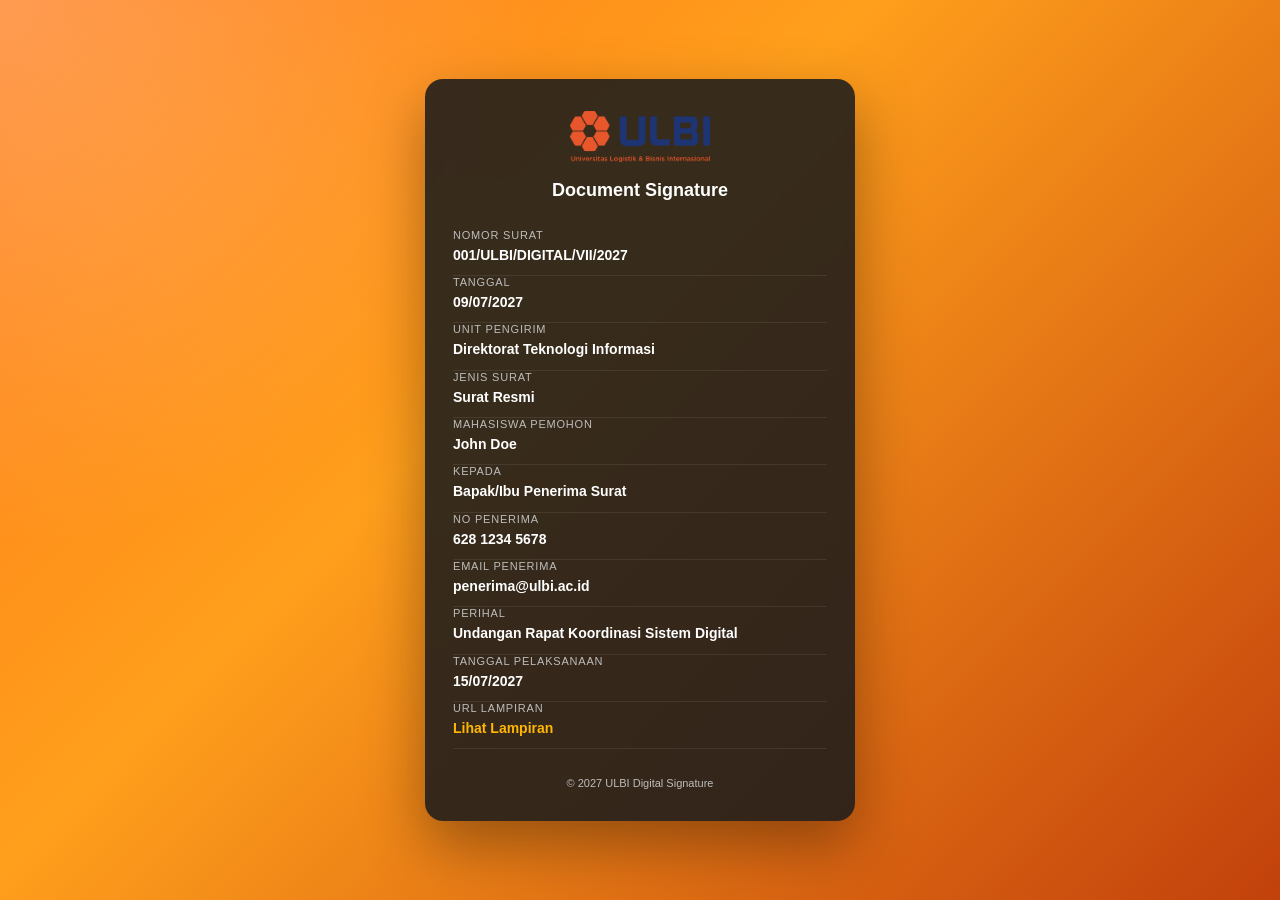
<file: qr-code-pkl.html>
<!doctype html>
<html lang="id">
  <head>
    <meta charset="UTF-8" />
    <meta name="viewport" content="width=device-width, initial-scale=1.0" />
    <title>Document Signature</title>
    <link rel="stylesheet" href="./css/qr-code.css" />
  </head>
  <body>
    <main class="signature-page">
      <section class="signature-card">
        <div class="logo-wrapper">
          <img src="./imgs/logoULBI.png" alt="Logo ULBI" class="logo" />
        </div>

        <h1>Document Signature</h1>

          <div class="meta-item">
            <span class="label">Nomor Surat</span>
            <span class="value" id="nomorSurat">001/ULBI/DIGITAL/VII/2027</span>
          </div>

          <div class="meta-item">
            <span class="label">Tanggal</span>
            <span class="value" id="tanggal">09/07/2027</span>
          </div>

          <div class="meta-item">
            <span class="label">Unit Pengirim</span>
            <span class="value" id="unitPengirim"
              >Direktorat Teknologi Informasi</span
            >
          </div>

          <div class="meta-item">
            <span class="label">Jenis Surat</span>
            <span class="value" id="jenisSurat">Surat Resmi</span>
          </div>

          <div class="meta-item">
            <span class="label">Mahasiswa Pemohon</span>
            <span class="value" id="mahasiswaPemohon">John Doe</span>
          </div>

          <div class="meta-item">
            <span class="label">Kepada</span>
            <span class="value" id="kepada">Bapak/Ibu Penerima Surat</span>
          </div>

          <div class="meta-item">
            <span class="label">No Penerima</span>
            <span class="value" id="noPenerima">628 1234 5678</span>
          </div>

          <div class="meta-item">
            <span class="label">email Penerima</span>
            <span class="value" id="emailPenerima">penerima@ulbi.ac.id</span>
          </div>

          <div class="meta-item">
            <span class="label">Perihal</span>
            <span class="value" id="perihal"
              >Undangan Rapat Koordinasi Sistem Digital</span
            >
          </div>

          <div class="meta-item">
            <span class="label">Tanggal Pelaksanaan</span>
            <span class="value" id="tanggalPelaksanaan">15/07/2027</span>
          </div>

          <div class="meta-item">
            <span class="label">URL Lampiran</span>
            <a href="#" class="value link" id="urlLampiran">Lihat Lampiran</a>
          </div>
        </div>

        <footer>© 2027 ULBI Digital Signature</footer>
      </section>
    </main>

    <script src="./js/qr-code-pkl.js"></script>
  </body>
</html>
</file>
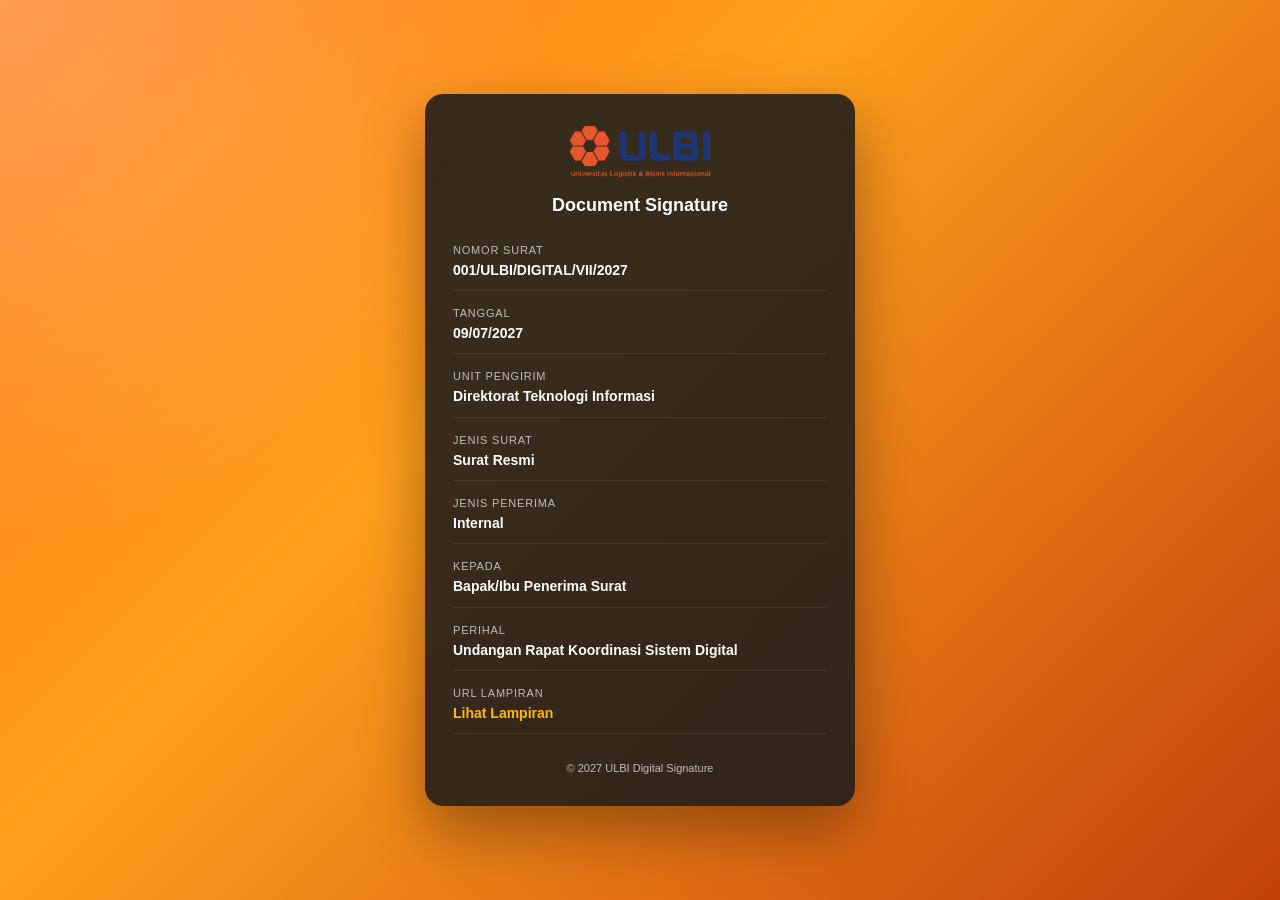
<file: qr-code.html>
<!DOCTYPE html>
<html lang="id">
<head>
  <meta charset="UTF-8" />
  <meta name="viewport" content="width=device-width, initial-scale=1.0" />
  <title>Document Signature</title>
  <link rel="stylesheet" href="./css/qr-code.css" />
</head>
<body>

  <main class="signature-page">
    <section class="signature-card">

      <div class="logo-wrapper">
        <img src="./imgs/logoULBI.png" alt="Logo ULBI" class="logo" />
      </div>

      <h1>Document Signature</h1>

      <div class="metadata">

        <div class="meta-item">
          <span class="label">Nomor Surat</span>
          <span class="value" id="nomorSurat">001/ULBI/DIGITAL/VII/2027</span>
        </div>

        <div class="meta-item">
          <span class="label">Tanggal</span>
          <span class="value" id="tanggal">09/07/2027</span>
        </div>

        <div class="meta-item">
          <span class="label">Unit Pengirim</span>
          <span class="value" id="unitPengirim">Direktorat Teknologi Informasi</span>
        </div>

        <div class="meta-item">
          <span class="label">Jenis Surat</span>
          <span class="value" id="jenisSurat">Surat Resmi</span>
        </div>

        <div class="meta-item">
          <span class="label">Jenis Penerima</span>
          <span class="value" id="jenisPenerima">Internal</span>
        </div>

        <div class="meta-item">
          <span class="label">Kepada</span>
          <span class="value" id="kepada">Bapak/Ibu Penerima Surat</span>
        </div>

        <div class="meta-item">
          <span class="label">Perihal</span>
          <span class="value" id="perihal">Undangan Rapat Koordinasi Sistem Digital</span>
        </div>

        <div class="meta-item">
          <span class="label">URL Lampiran</span>
          <a href="#" class="value link" id="urlLampiran">Lihat Lampiran</a>
        </div>

      </div>

      <footer>
        © 2027 ULBI Digital Signature
      </footer>

    </section>
  </main>

  <script src="./js/qr-code.js"></script>
</body>
</html>
</file>
<file: css/login.css>
@import url('https://fonts.googleapis.com/css2?family=Inter:wght@400;500;600;700&display=swap');

* {
    margin: 0;
    padding: 0;
    box-sizing: border-box;
    font-family: 'Inter', "Segoe UI", Tahoma, Geneva, Verdana, sans-serif;
}

body {
    display: flex;
    height: 100vh;
    background-color: #ffffff;
    overflow: hidden;
}

.login-page {
    display: flex;
    width: 100%;
    height: 100%;
}

/* LEFT SECTION */
.left-section {
    width: 50%;
    position: relative;
    background: url('https://blogger.googleusercontent.com/img/b/R29vZ2xl/AVvXsEhYS-zG-0UGMvIo2U7nK0cilU-aspdOfodB7oT43Is9y_vSSRj9O69Vkf6rSEeMzEhXcE0PyPVLEKPzmOCFCFvJLJTu6P4hny3_KmfvtYiH759Fv3HmuEZu65UwAy4XIbGKmSz2ZEUeo9TBzIGJ4oi-esYqvyOz5Dzzv8UXxeHAh0GxIyzsvc7t7cuQcQ/w0/Gedung%20Rektorat.jpg') center/cover no-repeat;
    display: flex;
    flex-direction: column;
    justify-content: center;
    color: white;
    padding: 40px 60px;
}

.left-section::before {
    content: '';
    position: absolute;
    top: 0;
    left: 0;
    width: 100%;
    height: 100%;
    /* Gradient similar to the image: orange top-left to darker/transparent bottom-right */
    background: linear-gradient(135deg, rgba(230, 81, 0, 0.95) 0%, rgba(200, 50, 0, 0.8) 40%, rgba(0, 0, 0, 0.6) 100%);
    z-index: 1;
}

/* Background Hexagon Pattern Overlay (optional if we want to mimic the hex grid) */
.left-section::after {
    content: '';
    position: absolute;
    top: 0;
    left: 0;
    width: 100%;
    height: 100%;
    background-image: url("data:image/svg+xml,%3Csvg width='60' height='100' xmlns='http://www.w3.org/2000/svg'%3E%3Cpath d='M30 0L60 17.5V52.5L30 70L0 52.5V17.5L30 0ZM30 35L60 52.5V87.5L30 105L0 87.5V52.5L30 35Z' fill='none' stroke='rgba(255,255,255,0.05)' stroke-width='1'/%3E%3C/svg%3E");
    z-index: 1;
}

.left-content {
    position: relative;
    z-index: 2;
    max-width: 500px;
}

.logo-container {
    display: flex;
    align-items: center;
    gap: 12px;
    margin-bottom: 40px;
}

.logo-container img {
    height: 50px;
    filter: brightness(0) invert(1); /* makes the logo white */
}

.badge {
    display: inline-flex;
    align-items: center;
    background: rgba(255, 255, 255, 0.1);
    border: 1px solid rgba(255, 255, 255, 0.3);
    padding: 6px 16px;
    border-radius: 20px;
    font-size: 14px;
    font-weight: 500;
    margin-bottom: 24px;
    backdrop-filter: blur(4px);
}

.badge-dot {
    width: 8px;
    height: 8px;
    background-color: #ff6b00;
    border-radius: 50%;
    margin-right: 8px;
    box-shadow: 0 0 8px #ff6b00;
}

.left-content h1 {
    font-size: 42px;
    font-weight: 700;
    line-height: 1.2;
    margin-bottom: 16px;
}

.left-content h1 span {
    color: #ff7b29; /* Orange text */
}

.left-content p {
    font-size: 16px;
    line-height: 1.6;
    color: rgba(255, 255, 255, 0.8);
    margin-bottom: 40px;
}

.features {
    display: flex;
    gap: 12px;
    flex-wrap: wrap;
}

.feature {
    display: flex;
    align-items: center;
    gap: 8px;
    background: rgba(0, 0, 0, 0.3);
    border: 1px solid rgba(255, 255, 255, 0.15);
    padding: 8px 16px;
    border-radius: 20px;
    font-size: 14px;
    backdrop-filter: blur(4px);
}

.feature svg {
    width: 16px;
    height: 16px;
    stroke: #ff7b29;
}


/* RIGHT SECTION */
.right-section {
    width: 50%;
    display: flex;
    justify-content: center;
    align-items: center;
    background-color: #ffffff;
    overflow-y: auto;
}

.form-container {
    width: 100%;
    max-width: 480px;
    padding: 40px;
}

.progress {
    display: flex;
    gap: 8px;
    margin-bottom: 8px;
}

.progress .bar {
    height: 6px;
    flex: 1;
    background-color: #e2e8f0;
    border-radius: 3px;
}

.progress .bar.active {
    background-color: #ea580c; /* Orange */
}

.progress-text {
    font-size: 13px;
    color: #64748b;
    margin-bottom: 32px;
}

.form-card {
    background: #ffffff;
    border: 1px solid #e2e8f0;
    border-radius: 16px;
    padding: 32px;
    box-shadow: 0 4px 6px -1px rgba(0, 0, 0, 0.05), 0 2px 4px -1px rgba(0, 0, 0, 0.03);
}

.portal-badge {
    display: inline-flex;
    align-items: center;
    gap: 8px;
    background-color: #fffaf5;
    border: 1px solid #fed7aa;
    color: #c2410c;
    padding: 6px 12px;
    border-radius: 20px;
    font-size: 13px;
    font-weight: 600;
    margin-bottom: 24px;
}

.portal-badge svg {
    width: 14px;
    height: 14px;
    stroke: #c2410c;
}

.form-card h2 {
    font-size: 28px;
    font-weight: 700;
    color: #0f172a;
    margin-bottom: 8px;
}

.subtitle {
    font-size: 14px;
    color: #475569;
    margin-bottom: 24px;
    line-height: 1.5;
}

.form-group {
    margin-bottom: 20px;
}

.form-group label {
    display: block;
    margin-bottom: 8px;
    font-size: 14px;
    font-weight: 600;
    color: #1e293b;
}

.input-wrapper {
    position: relative;
    display: flex;
    align-items: center;
}

.input-wrapper > svg:first-child {
    position: absolute;
    left: 14px;
    width: 20px;
    height: 20px;
    stroke: #94a3b8;
    z-index: 1;
}

.input-wrapper input {
    width: 100%;
    padding: 12px 14px 12px 42px;
    border: 1px solid #cbd5e1;
    border-radius: 8px;
    font-size: 14px;
    color: #0f172a;
    background-color: #f8fafc;
    transition: all 0.2s;
}

/* Specific styling for when icon is added vs not */
.input-wrapper input:focus {
    outline: none;
    border-color: #ea580c;
    background-color: #ffffff;
    box-shadow: 0 0 0 3px rgba(234, 88, 12, 0.1);
}

.input-wrapper input::placeholder {
    color: #94a3b8;
}

.eye-toggle {
    position: absolute;
    right: 14px;
    background: none;
    border: none;
    cursor: pointer;
    display: flex;
    align-items: center;
    justify-content: center;
    padding: 0;
}

.eye-toggle svg {
    width: 20px;
    height: 20px;
    stroke: #94a3b8;
    transition: stroke 0.2s;
}

.eye-toggle:hover svg {
    stroke: #475569;
}

.form-options {
    display: flex;
    justify-content: space-between;
    align-items: center;
    margin-bottom: 24px;
}

.remember {
    display: flex;
    align-items: center;
    gap: 8px;
    font-size: 13px;
    color: #475569;
    cursor: pointer;
}

.remember input {
    width: 16px;
    height: 16px;
    cursor: pointer;
    accent-color: #ea580c;
}

.forgot-password {
    font-size: 13px;
    color: #ea580c;
    font-weight: 500;
    text-decoration: none;
}

.forgot-password:hover {
    text-decoration: underline;
}

.btn-primary {
    width: 100%;
    padding: 12px;
    background-color: #ea580c;
    color: white;
    border: none;
    border-radius: 8px;
    font-size: 15px;
    font-weight: 600;
    cursor: pointer;
    transition: background-color 0.2s;
    margin-bottom: 12px;
}

.btn-primary:hover {
    background-color: #c2410c;
}

.btn-secondary {
    width: 100%;
    padding: 12px;
    background-color: #ffffff;
    color: #1e293b;
    border: 1px solid #cbd5e1;
    border-radius: 8px;
    font-size: 15px;
    font-weight: 600;
    cursor: pointer;
    transition: all 0.2s;
}

.btn-secondary:hover {
    background-color: #f8fafc;
    border-color: #94a3b8;
}

.help-box {
    display: flex;
    align-items: flex-start;
    gap: 12px;
    background-color: #f8fafc;
    border-radius: 12px;
    padding: 16px;
    margin-top: 24px;
}

.help-box svg {
    width: 20px;
    height: 20px;
    stroke: #64748b;
    flex-shrink: 0;
    margin-top: 2px;
}

.help-box p {
    font-size: 13px;
    color: #475569;
    line-height: 1.5;
    margin: 0;
}

.help-box strong {
    color: #0f172a;
    font-weight: 600;
}

/* Responsive */
@media (max-width: 900px) {
    body {
        overflow-y: auto;
        background-color: #f8fafc;
    }
    
    .login-page {
        flex-direction: column;
        height: auto;
        min-height: 100vh;
    }
    
    .left-section {
        width: 100%;
        height: auto;
        min-height: 350px;
        padding: 40px 24px 60px 24px;
        justify-content: flex-start;
        position: relative;
        z-index: 1;
    }
    
    .left-content h1 {
        font-size: 32px;
        margin-top: 10px;
    }
    
    .left-content p, .features, .badge {
        display: none; /* Hide for cleaner mobile look like the reference */
    }
    
    .right-section {
        width: 100%;
        height: auto;
        flex: 1;
        padding: 32px 24px 40px 24px;
        margin-top: -40px;
        border-radius: 30px 30px 0 0;
        z-index: 10;
        align-items: flex-start;
        background-color: #ffffff;
        box-shadow: 0 -10px 20px rgba(0, 0, 0, 0.1);
    }
    
    .form-container {
        padding: 0;
        max-width: 100%;
    }
    
    .form-card {
        padding: 0;
        border: none;
        box-shadow: none;
        background: transparent;
    }
    
    .portal-badge, .progress, .progress-text {
        display: none; /* Simplify UI */
    }
    
    .form-card h2 {
        text-align: center;
        font-size: 28px;
    }
    
    .subtitle {
        text-align: center;
        margin-bottom: 30px;
    }

    .form-group label {
        display: none; /* Hide labels, rely on placeholders like the reference */
    }
    
    .input-wrapper input {
        border-radius: 100px;
        background-color: #f8fafc;
        border: 1px solid transparent;
        padding: 16px 16px 16px 48px;
    }

    .input-wrapper input:focus {
        border-color: #ea580c;
        background-color: #ffffff;
        box-shadow: 0 0 0 3px rgba(234, 88, 12, 0.1);
    }
    
    .btn-primary {
        border-radius: 100px;
        padding: 16px;
        font-size: 16px;
        margin-top: 10px;
    }

    .btn-secondary {
        border-radius: 100px;
        padding: 16px;
        font-size: 16px;
        border-color: #e2e8f0;
    }

    .form-options {
        margin-bottom: 30px;
    }
}
</file>
<file: css/qr-code.css>
* {
  margin: 0;
  padding: 0;
  box-sizing: border-box;
}

body {
  font-family: Arial, Helvetica, sans-serif;
  min-height: 100vh;
  color: #ffffff;
}

/* Background utama */
.signature-page {
  min-height: 100vh;
  padding: 24px;
  display: flex;
  align-items: center;
  justify-content: center;
  background:
    radial-gradient(circle at top left, rgba(255, 255, 255, 0.25), transparent 35%),
    linear-gradient(135deg, #ff7a18 0%, #ff9f1c 40%, #c2410c 100%);
}

/* Card utama */
.signature-card {
  width: 100%;
  max-width: 430px;
  padding: 32px 28px;
  border-radius: 18px;
  background: rgba(28, 28, 28, 0.88);
  box-shadow: 0 24px 60px rgba(0, 0, 0, 0.35);
  backdrop-filter: blur(12px);
  -webkit-backdrop-filter: blur(12px);
  text-align: left;
  animation: fadeIn 0.5s ease;
}

.logo-wrapper {
  text-align: center;
  margin-bottom: 14px;
}

.logo {
  width: 140px;
  max-width: 65%;
  height: auto;
}

.signature-card h1 {
  text-align: center;
  font-size: 18px;
  font-weight: 700;
  margin-bottom: 28px;
}

.metadata {
  display: flex;
  flex-direction: column;
  gap: 16px;
}

.meta-item {
  display: flex;
  flex-direction: column;
  gap: 4px;
  padding-bottom: 10px;
  border-bottom: 1px solid rgba(255, 255, 255, 0.08);
}

.label {
  font-size: 11px;
  color: #bdbdbd;
  text-transform: uppercase;
  letter-spacing: 0.8px;
}

.value {
  font-size: 14px;
  font-weight: 600;
  line-height: 1.45;
  color: #ffffff;
  word-break: break-word;
}

.link {
  color: #ffb703;
  text-decoration: none;
}

.link:hover {
  text-decoration: underline;
}

footer {
  text-align: center;
  margin-top: 28px;
  font-size: 11px;
  color: #bdbdbd;
}

/* Responsive tablet */
@media (max-width: 768px) {
  .signature-page {
    padding: 20px;
  }

  .signature-card {
    max-width: 420px;
    padding: 28px 24px;
  }

  .signature-card h1 {
    font-size: 17px;
  }
}

/* Responsive mobile */
@media (max-width: 480px) {
  .signature-page {
    align-items: flex-start;
    padding: 18px;
  }

  .signature-card {
    margin-top: 36px;
    padding: 24px 20px;
    border-radius: 16px;
  }

  .logo {
    width: 120px;
  }

  .signature-card h1 {
    font-size: 16px;
    margin-bottom: 24px;
  }

  .label {
    font-size: 10px;
  }

  .value {
    font-size: 13px;
  }

  footer {
    font-size: 10px;
  }
}

/* Responsive layar kecil banget */
@media (max-width: 360px) {
  .signature-card {
    padding: 22px 18px;
  }

  .metadata {
    gap: 14px;
  }
}

@keyframes fadeIn {
  from {
    opacity: 0;
    transform: translateY(14px);
  }

  to {
    opacity: 1;
    transform: translateY(0);
  }
}
</file>
